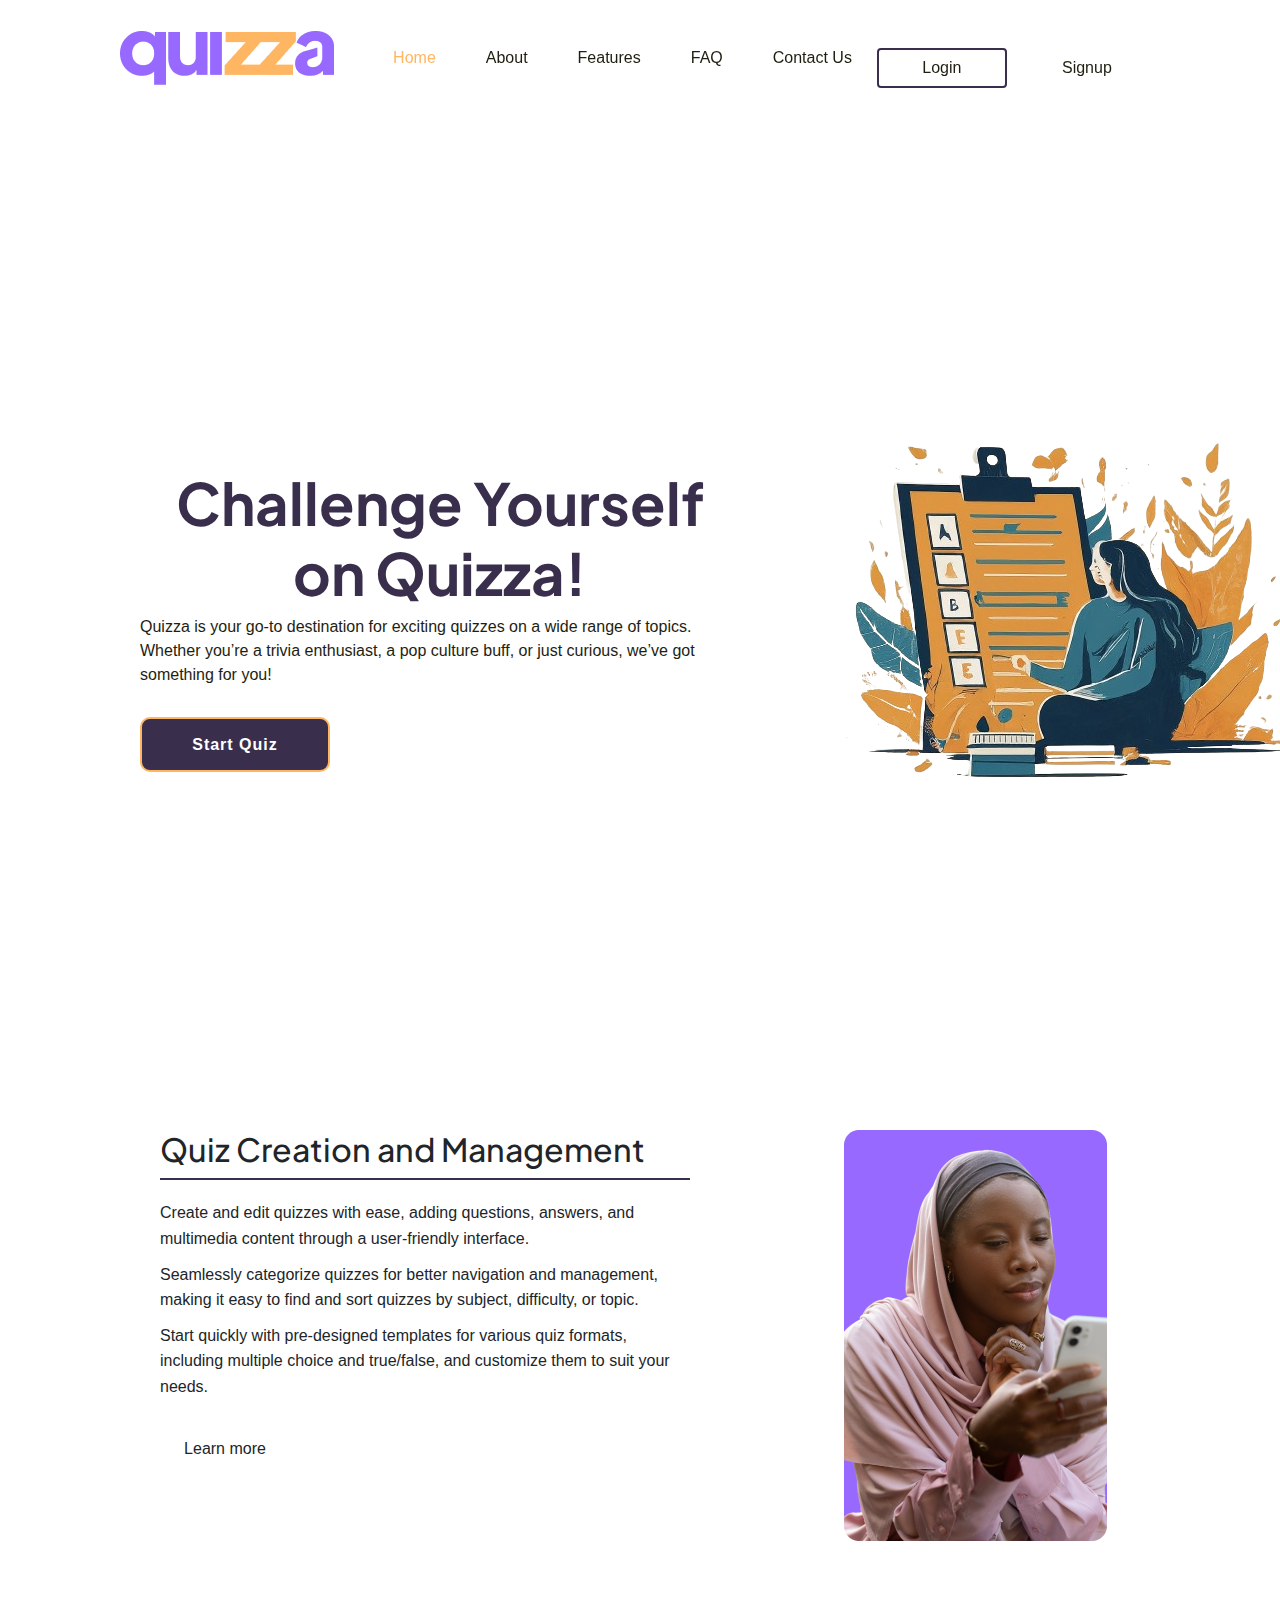
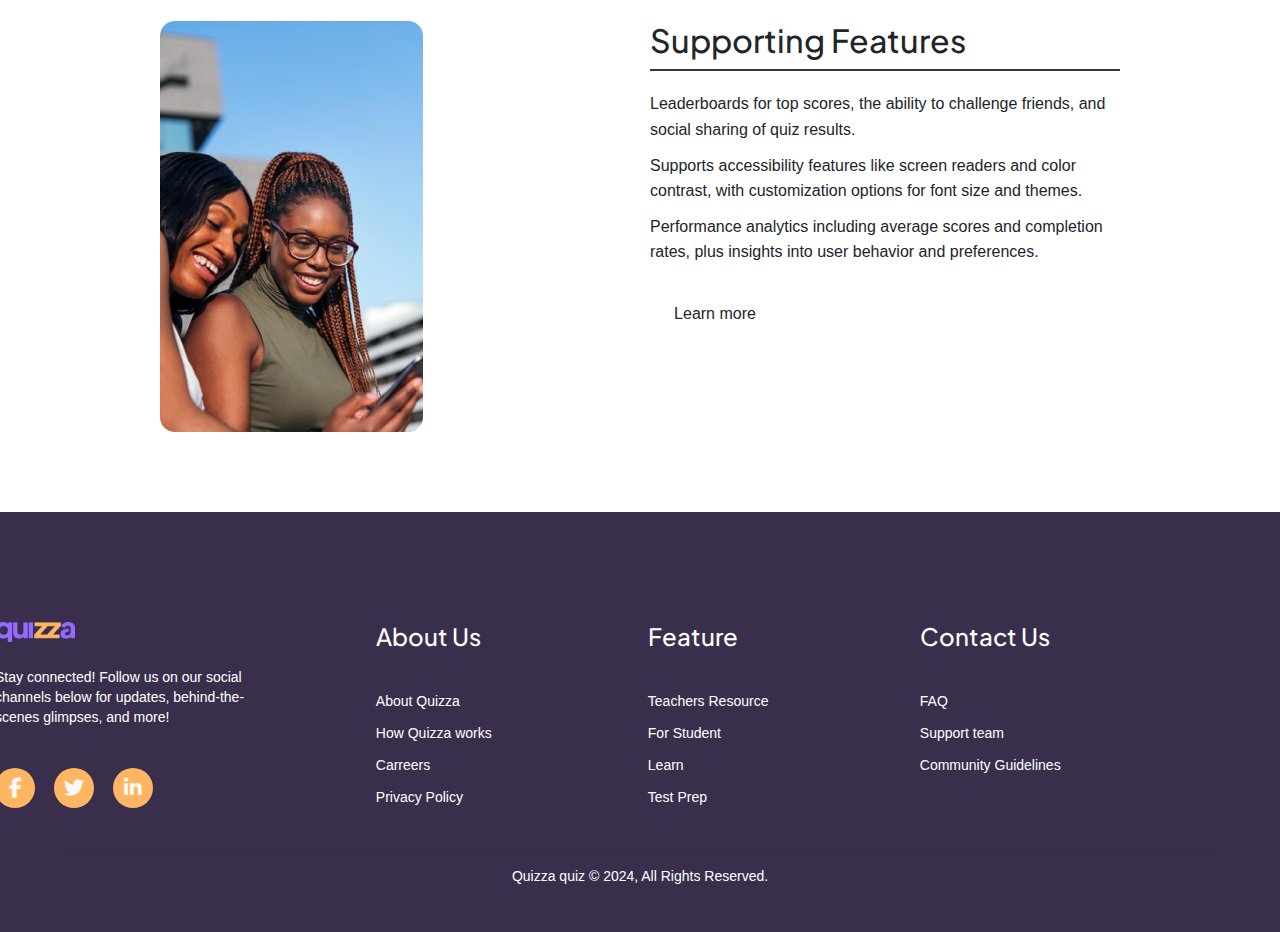
<file: index.html>
<!DOCTYPE html>
<html lang="en">
<head>
    <meta charset="UTF-8">
    <meta name="viewport" content="width=device-width, initial-scale=1.0">
    <link rel="icon" href="Logo.png">
    <title>Quizza</title>
    <link href="https://fonts.googleapis.com/css2?family=Inter:wght@400;700&family=Plus+Jakarta+Sans:wght@400;700&display=swap" rel="stylesheet">
    <link rel="stylesheet" href="Style.css">
    <link rel="stylesheet" type="text/css" href="https://cdnjs.cloudflare.com/ajax/libs/font-awesome/6.6.0/css/all.min.css">
     <link href="https://stackpath.bootstrapcdn.com/bootstrap/4.5.2/css/bootstrap.min.css" rel="stylesheet">
</head>
<body>
    <main class="main">
        <header class="header">
            <img src="Logo.png" class="hello">

            <nav class="navbar">
                <a href="#" class="active">Home</a>
                <a href="#">About</a>
                <a href="#">Features</a>
                <a href="#">FAQ</a>
                <a href="#">Contact Us</a>
                <button class="btn" id="LoginBtn"><a href="login.html">Login</a></button>
                <button class="btn" id="SignupBtn"><a href="signup.html">Signup</a></button>
            </nav>
        </header>
<!--Hero section-->
        <section class="Home">
            <div class="Home-content">
                <H1>Challenge Yourself on Quizza!</H1>
                <p>Quizza is your go-to destination for exciting quizzes on a wide range of topics. Whether you’re a trivia enthusiast, a pop culture buff, or just curious, we’ve got something for you!</p>
                <button class="StartBtn">Start Quiz</button>
            </div>
            <div class="hero-image">
                <img src="heroimage.png" alt="Hero Image">
            </div>
        </section>
<!--Feature section-->
        <section class="Feature">
            <div class="Feature-definition">
                <h2>Quiz Creation and Management</h2>
                    <p>Create and edit quizzes with ease, adding questions, answers, and multimedia content through a user-friendly interface.</p>
                    <p>Seamlessly categorize quizzes for better navigation and management, making it easy to find and sort quizzes by subject, difficulty, or topic.</p>
                    <p>Start quickly with pre-designed templates for various quiz formats, including multiple choice and true/false, and customize them to suit your needs.</p>
                    <a href="#" class="btn">Learn more</a>
            </div>

                <div class="Feature1-image">
                    <img src="Mask2.png" alt="">
                </div>
        </section>

        <section class="Feature2">
            <div class="Feature2-image">
                <img src="Mask1.png" alt="">
            </div>

            <div class="Feature2-definition">
                <h2>Supporting Features</h2>
                    <p>Leaderboards for top scores, the ability to challenge friends, and social sharing of quiz results.</p>
                    <p>Supports accessibility features like screen readers and color contrast, with customization options for font size and themes.</p>
                    <p>Performance analytics including average scores and completion rates, plus insights into user behavior and preferences.</p>
                    <a href="#" class="btn">Learn more</a>
            </div>  
        </section>
    </main>
    <footer>
            <div class="row">
                <div class="footer-col">
                    <img src="Logo.png" class="Logo">
                    <p>Stay connected! Follow us on our social channels below for updates, behind-the-scenes glimpses, and more!</p>
                    <div class="social-links">
                        <a href="#"><i class="fab fa-facebook-f"></i></a>
                        <a href="#"><i class="fab fa-twitter"></i></a>
                        <a href="#"><i class="fab fa-linkedin-in"></i></a>
                    </div>
                </div>
                <div class="footer-col">
                    <h4>About Us</h4>
                    <ul>
                        <li><a href="#">About Quizza</a></li>
                        <li><a href="#">How Quizza works</a></li>
                        <li><a href="#">Carreers</a></li>
                        <li><a href="#">Privacy Policy</a></li>
                    </ul>
                </div>
                <div class="footer-col">
                    <h4>Feature</h4>
                    <ul>
                        <li><a href="#">Teachers Resource</a></li>
                        <li><a href="#">For Student</a></li>
                        <li><a href="#">Learn</a></li>
                        <li><a href="#">Test Prep</a></li>
                    </ul>
                </div>
                <div class="footer-col">
                    <h4>Contact Us</h4>
                    <ul>
                        <li><a href="#">FAQ</a></li>
                        <li><a href="#">Support team</a></li>
                        <li><a href="#">Community Guidelines</a></li>
                    </ul>
                </div>
            </div>
            <hr>
                <p class="copyrightText">Quizza quiz © 2024, All Rights Reserved.</p>
        </hr>
    </footer>
</body>
</html>
</file>
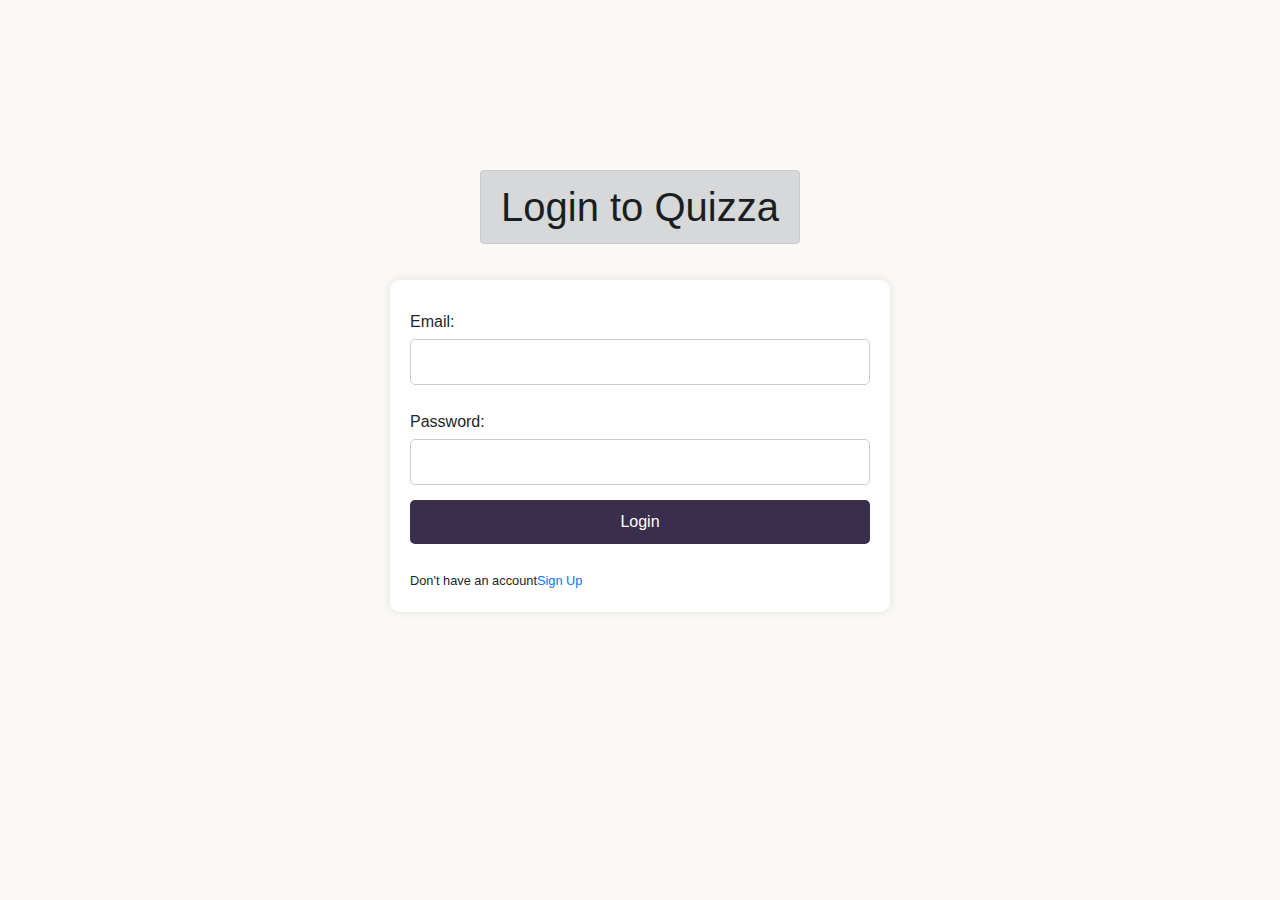
<file: login.html>
<!DOCTYPE html>
<html lang="en">
<head>
    <meta charset="UTF-8">
    <meta name="viewport" content="width=device-width, initial-scale=1.0">
    <link rel="icon" href="Logo.png">
    <title>Login</title>
     <link href="https://stackpath.bootstrapcdn.com/bootstrap/4.5.2/css/bootstrap.min.css" rel="stylesheet">
    <link rel="stylesheet" href="Style.css">
</head>
<body>

    <main>
        <header>
            <h1 class="alert alert-dark">Login to Quizza</h1>
        </header>
  <div id="msgresponse"></div>
        <div class="form-container">
          
            <form id="login-form">
                <label for="username">Email:</label>
                <input type="email" id="email" name="email" required>
                
                <label for="password">Password:</label>
                <input type="password" id="password" name="password" required>
                
                <button type="submit" id="loginbtn">Login</button>
            </form>
            <br>
            <small>Don't have an account<stong><a href="signup.html">Sign Up</a></stong></small>
        </div>
    </main>
    <script>
     document.getElementById('login-form').addEventListener('submit', async (e) => {
    e.preventDefault();

   
    const email = document.getElementById('email').value;
    const password = document.getElementById('password').value;
    var msgResponse = document.getElementById('msgresponse');
          var loginbtn = document.getElementById('loginbtn');
   loginbtn.disabled = true;
        loginbtn.textContent = 'Please wait...';
    try {
       
        const response = await fetch('https://quizza-rest-api.onrender.com/auth/login', {
            method: 'POST',
            headers: {
                'Content-Type': 'application/json',
            },
            body: JSON.stringify({ email, password }),
        
        });
    
        
        if (response.ok) {
            const data = await response.json();
            msgResponse.innerHTML = '<span class="alert alert-success">Login successful... redirect(3secs)</span>';
            setTimeout(() => {
                    window.location.href = 'quiz_management.html';
                }, 3000);
        } else {
            msgResponse.innerHTML = '<span class="alert alert-danger">Invalid Login Credentials</span>';
            console.error('Login failed:', response.statusText);
        }
    } catch (error) {
        msgResponse.innerHTML = '<span class="alert alert-danger">An error occurred. Please try again later.</span>';
        console.error('An error occurred:', error);
    }finally {
           
            loginbtn.disabled = false;
            loginbtn.textContent = 'Login';
        }
});

    
    </script>
</body>
</html>
</file>
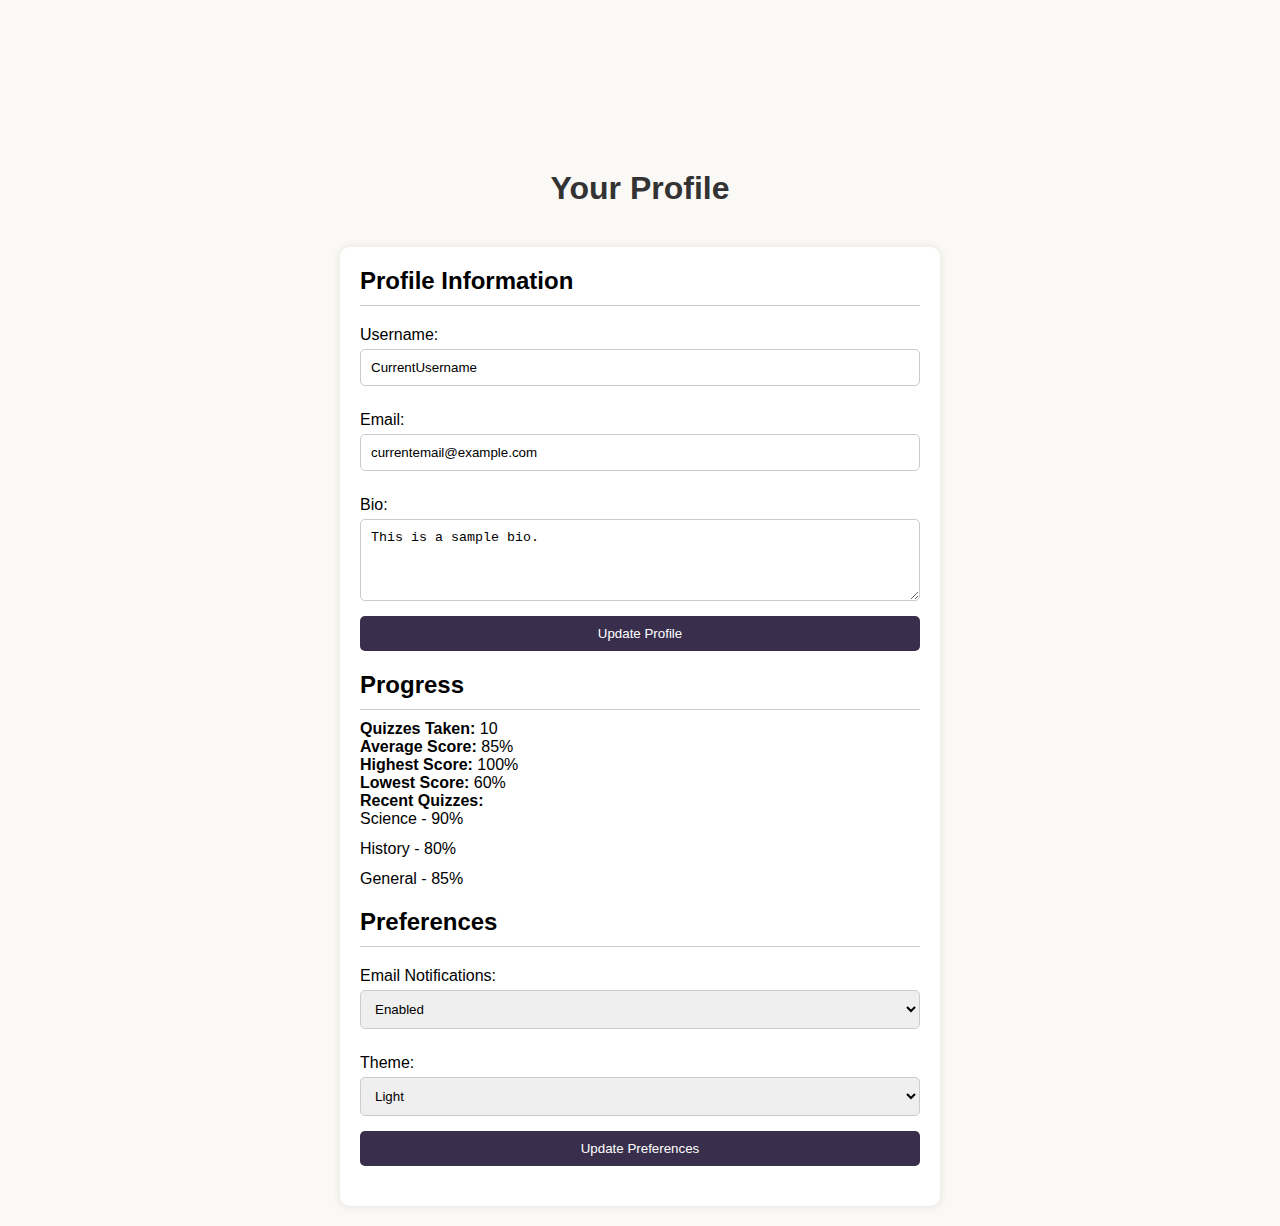
<file: profile.html>
<!DOCTYPE html>
<html lang="en">
<head>
    <meta charset="UTF-8">
    <meta name="viewport" content="width=device-width, initial-scale=1.0">
    <link rel="icon" href="Logo.png">
    <title>Profile</title>
    <link rel="stylesheet" href="Style.css">
</head>
<body>
    <main>
        <header>
            <h1>Your Profile</h1>
        </header>

        <div class="profile-container">
            <section class="profile-info">
                <h2>Profile Information</h2>
                <form action="update_profile.php" method="POST">
                    <label for="username">Username:</label>
                    <input type="text" id="username" name="username" value="CurrentUsername" required>
                    
                    <label for="email">Email:</label>
                    <input type="email" id="email" name="email" value="currentemail@example.com" required>
                    
                    <label for="bio">Bio:</label>
                    <textarea id="bio" name="bio" rows="4" cols="50">This is a sample bio.</textarea>
                    
                    <button type="submit">Update Profile</button>
                </form>
            </section>
            <section class="progress-info">
                <h2>Progress</h2>
                <p><strong>Quizzes Taken:</strong> 10</p>
                <p><strong>Average Score:</strong> 85%</p>
                <p><strong>Highest Score:</strong> 100%</p>
                <p><strong>Lowest Score:</strong> 60%</p>
                <p><strong>Recent Quizzes:</strong></p>
                <ul>
                    <li>Science - 90%</li>
                    <li>History - 80%</li>
                    <li>General - 85%</li>
                </ul>
            </section>
            <section class="preferences-info">
                <h2>Preferences</h2>
                <form action="update_preferences.php" method="POST">
                    <label for="notification">Email Notifications:</label>
                    <select id="notification" name="notification">
                        <option value="enabled">Enabled</option>
                        <option value="disabled">Disabled</option>
                    </select>

                    <label for="theme">Theme:</label>
                    <select id="theme" name="theme">
                        <option value="light">Light</option>
                        <option value="dark">Dark</option>
                    </select>
                    
                    <button type="submit">Update Preferences</button>
                </form>
            </section>
        </div>
    </main>
</body>
</html>
</file>
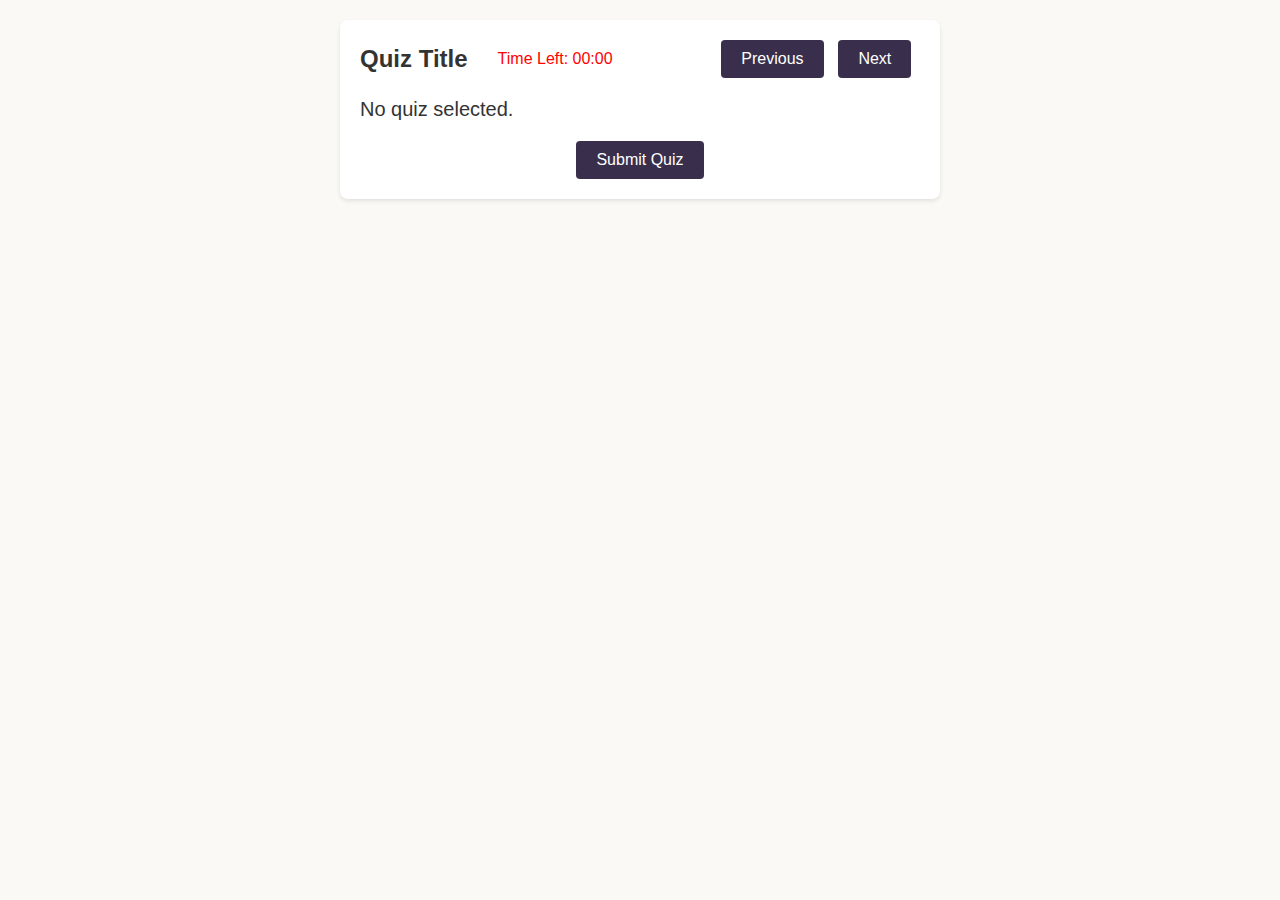
<file: quizscreen.html>
<!DOCTYPE html>
<html lang="en">
<head>
    <meta charset="UTF-8">
    <meta name="viewport" content="width=device-width, initial-scale=1.0">
    <link rel="icon" href="Logo.png">
    <title>Quiz Taking Experience</title>
    <link rel="stylesheet" href="Style.css">
</head>
<body>
    <div class="quiz-container">
        <div class="quiz-header">
            <h1 id="quiz-title">Quiz Title</h1>
            <div class="timer">
                Time Left: <span id="timer">00:00</span>
            </div>
            <div class="question-navigation">
                <button id="prev-btn">Previous</button>
                <button id="next-btn">Next</button>
            </div>
        </div>
        <div class="question-container">
            <p id="question">Add questions here
            </p>
            <div class="answers" id="answers_container">
               <!-- Answers will be inserted here -->
            </div>
        </div>
        <div class="quiz-footer">
            <button id="submit-btn">Submit Quiz</button>
        </div>
    </div>
    <script src="quiz.js"></script>
    <script src="quiz-data.js"></script>
</body>
</html>
</file>
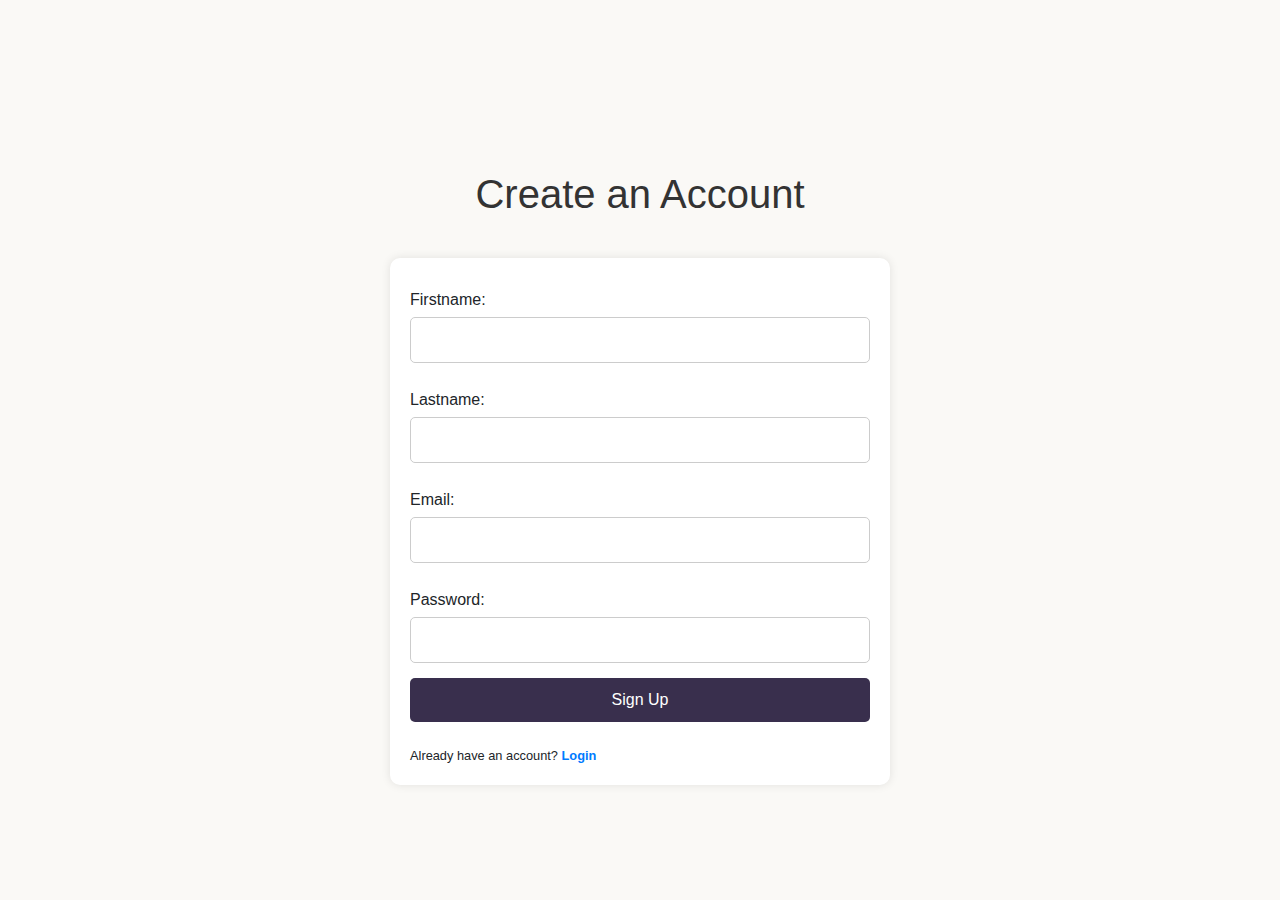
<file: signup.html>
<!DOCTYPE html>
<html lang="en">
<head>
    <meta charset="UTF-8">
    <meta name="viewport" content="width=device-width, initial-scale=1.0">
    <link rel="icon" href="Logo.png">
    <title>Register</title>
     <link href="https://stackpath.bootstrapcdn.com/bootstrap/4.5.2/css/bootstrap.min.css" rel="stylesheet">
    <link rel="stylesheet" href="Style.css">
</head>
<body>
    <main >
        <header>
            <h1>Create an Account</h1>
        </header>
            <div id="msgResponse"></div>
        <div class="form-container">

            <form id="registerForm">
                <label for="Firstname">Firstname:</label>
               <input type="text" id="first_name" name="first_name" required>
                <label for="Lastname">Lastname:</label>
                 <input type="text" id="last_name" name="last_name" required>
                
                <label for="email">Email:</label>
                <input type="email" id="email" name="email" required>
                
                <label for="password">Password:</label>
                <input type="password" id="password" name="password" required>
                
                <button type="submit" id="signupbtn">Sign Up</button>
                <br>
                <small>Already have an account? <strong><a href="login.html">Login</a></strong></small>
            </form>
        </div>
    </main>

    <p id="message"></p>

  <script>
        document.getElementById('registerForm').addEventListener('submit', async (e) => {
            e.preventDefault();
                 const first_name = document.getElementById('first_name').value;
             const last_name = document.getElementById('last_name').value;
            const email = document.getElementById('email').value;
            const password = document.getElementById('password').value;
    
            var msgResponse = document.getElementById('msgResponse');
             var signupbtn = document.getElementById('signupbtn');
   signupbtn.disabled = true;
        signupbtn.textContent = 'Creating Account...';
    try {
       
        const response = await fetch('https://quizza-rest-api.onrender.com/auth/register', {
            method: 'POST',
            headers: {
                'Content-Type': 'application/json',
            },
            body: JSON.stringify({ first_name, last_name, email, password }),
        
        });
    
        
        if (response.ok) {
            const data = await response.json();
            msgResponse.innerHTML = '<span  class="alert alert-success">Account Created Sucessfully, proceed to login</span>';
            console.log('Registration successful:', data.message);
        } else {
            msgResponse.innerHTML = '<span  class="alert alert-danger">Invalid Login Credentials</span>';
            console.error('Registration failed:', response.statusText);
        }
    } catch (error) {
        msgResponse.innerHTML = '<span class="alert alert-danger">An error occurred. Please try again later.</span>';
        console.error('An error occurred:', error);
    }finally {
           
                    signupbtn.disabled = false;
                    signupbtn.textContent = 'Sign Up';
        }
        });

 
    </script>
</body>
</html>
</file>
<file: Style.css>
* {
  margin: 0;
  padding: 0;
  box-sizing: border-box;
}

/*set the default font for the body*/
body {
  font-family: "Inter", sans-serif;
  background-color: #faf9f6;
}

/*set the default font for the header*/
h1,
h2,
h3,
h4,
h5,
h6 {
  font-family: "Plus Jakarta Sans", sans-serif;
}

.hello {
  position: absolute;
  height: auto;
  left: 0px;
  width: 214px;
}

.header {
  position: fixed;
  top: 0;
  left: 0;
  width: 100%;
  padding: 20px 10%;
  background: transparent;
  margin: 0 120px 0 120px;
  display: flex;
  justify-content: space-around;
  align-items: center;
  z-index: 100;
}

.navbar a {
  font-size: 16px;
  color: #1e1e11;
  text-decoration: none;
  font-weight: 500;
  margin: 0px 25px;
  transition: 3s;
}

.navbar a:hover,
.navbar a.active {
  color: #ffb662;
}

.btn {
  width: 130px;
  height: 40px;
  font-weight: 500;
  background: #392f4d;
  border: none;
  border-radius: 10px;
  cursor: pointer;
}

#SignupBtn {
  margin-left: 15px;
  color: #fff;
  font-weight: 600;
}

#LoginBtn {
  border: 2px solid #392f4d;
  background: none;
  color: #1e1e11;
  font-weight: 600;
}

.Home {
  height: 100vh;
  width: 100%;
  margin-left: 120px;
  display: flex;
  justify-content: left;
  align-items: center;
}

.Home-content {
  max-width: 600px;
  display: inline-block;
  align-items: center;
  flex-direction: column;
}

.Home-content h1 {
  font-size: 58px;
  font-weight: 700;
  color: #392f4d;
}

.Home-content p {
  font-size: 16px;
  text-align: left;
  margin-bottom: 30px;
  color: #1e1e11;
}

.Home-content .StartBtn {
  width: 190px;
  height: 55px;
  background: #392f4d;
  border-radius: 10px;
  color: #fff;
  border: 2px solid #ffb662;
  outline: none;
  font-weight: 600;
  letter-spacing: 1px;
  cursor: pointer;
}

/*Hero image styling*/
.hero-image {
  flex: 1;
  display: flex;
  justify-content: center;
  align-items: center;
}

.hero-image img {
  max-width: 100%;
  height: auto;
}

/*Feature section*/

Section {
  margin-bottom: 40px;
}

.Feature {
  display: flex;
  margin-left: 120px;
  align-items: flex-start;
  justify-content: space-between;
  flex-wrap: wrap; /* Ensures responsiveness */
  padding: 20px;
}

.Feature-definition {
  flex: 1;
  margin-right: 20px; /* Space between content and image */
}

.Feature-definition h2 {
  margin-bottom: 20px; /* Space below the heading */
}

.Feature-definition h3 {
  font-size: 1.5em;
  margin-bottom: 10px; /* Space between h3 and the paragraphs */
}

.Feature-definition p {
  margin: 10px 0; /* Space between paragraphs */
  line-height: 1.6; /* Adjust line height for readability */
}

.Feature1-image {
  flex: 1;
  display: flex;
  justify-content: center;
  align-items: center;
  /*text-align: right; /* Aligns the image to the right */
}

.Feature1-image img {
  max-width: 100%; /* Ensures the image is responsive */
  height: auto; /* Maintains aspect ratio */
}

.btn {
  display: inline-block;
  padding: 10px 20px;
  background-color: #392f4d;
  color: #fff;
  text-decoration: none;
  border-radius: 5px;
  margin-top: 20px;
}

.btn:hover {
  background-color: #ffb662;
}

.Feature2 {
  display: flex;
  align-items: flex-start; /* Align items at the top */
  justify-content: space-between; /* Distribute space between items */
  flex-wrap: wrap; /* Allows wrapping on smaller screens */
  padding: 20px;
}

.Feature2-image {
  flex: 1;
  flex: 1;
  display: flex;
  margin-left: 120px;
  justify-content: left;
  align-items: center;
  margin-right: 20px; /* Space between the image and content */
  /*text-align: center; /* Centers the image inside its container */
}

.Feature2-image img {
  max-width: 100%; /* Ensures the image is responsive */
  height: auto; /* Maintains aspect ratio */
}

.Feature2-definition {
  flex: 1;
  margin-right: 120px;
}

.Feature2-definition h2 {
  margin-bottom: 20px; /* Space below h2 */
}

.Feature2-definition p {
  margin: 10px 0; /* Space between paragraphs */
  line-height: 1.6; /* Adjust line height for readability */
}

.btn {
  display: inline-block;
  padding: 10px 20px;
  background-color: #392f4d;
  color: #fff;
  text-decoration: none;
  border-radius: 5px;
  margin-top: 20px; /* Space above the button */
}

.btn:hover {
  background-color: #ffb662;
}

/*Hero image styling*/
.hero-image {
  flex: 1;
  display: flex;
  justify-content: center;
  align-items: center;
}

.hero-image img {
  max-width: 100%;
  height: auto;
}

/*Form styling*/

header {
  text-align: center;
  margin-bottom: 20px;
}

main {
  display: flex;
  justify-content: center;
  align-items: center;
  width: 100%;
  height: 100%;
  flex-direction: column;
  margin-top: 150px;
  margin-bottom: 1 0px;
}

.form-container {
  background-color: white;
  padding: 20px;
  border-radius: 10px;
  box-shadow: 0 0 10px rgba(0, 0, 0, 0.1);
  max-width: 500px;
  width: 100%;
}

form {
  display: flex;
  flex-direction: column;
}

form label {
  margin: 10px 0 5px;
}

form input {
  padding: 10px;
  margin-bottom: 15px;
  border: 1px solid #ccc;
  border-radius: 5px;
}

button {
  padding: 10px;
  background-color: #392f4d;
  color: white;
  border: none;
  border-radius: 5px;
  cursor: pointer;
}

/*User Profile*/

header {
  text-align: center;
  margin-bottom: 20px;
}

main {
  display: flex;
  justify-content: center;
  align-items: center;
  width: 100%;
  height: 100%;
  flex-direction: column;
  padding: 20px;
  box-sizing: border-box;
}

.profile-container {
  background-color: white;
  padding: 20px;
  border-radius: 10px;
  box-shadow: 0 0 10px rgba(0, 0, 0, 0.1);
  max-width: 600px;
  width: 100%;
  box-sizing: border-box;
}

.profile-container section {
  margin-bottom: 20px;
}

.profile-container h2 {
  border-bottom: 1px solid #ccc;
  padding-bottom: 10px;
  margin-bottom: 10px;
}

form {
  display: flex;
  flex-direction: column;
}

form label {
  margin: 10px 0 5px;
}

form input,
form textarea,
form select {
  padding: 10px;
  margin-bottom: 15px;
  border: 1px solid #ccc;
  border-radius: 5px;
}

button {
  padding: 10px;
  background-color: #392f4d;
  color: white;
  border: none;
  border-radius: 5px;
  cursor: pointer;
}

/*Quiz management*/
.management {
  display: flex;
  justify-content: space-between;
  align-items: center;
  padding: 20px;
  background-color: #392f4d;
  color: white;
}

header .logo {
  width: 150px;
}

header .profile-dropdown {
  position: relative;
  display: inline-block;
}

header .profile-dropdown img {
  width: 40px;
  height: 40px;
  border-radius: 50%;
  cursor: pointer;
}

header .profile-dropdown-content {
  display: none;
  position: absolute;
  right: 0;
  background-color: white;
  box-shadow: 0 8px 16px rgba(0, 0, 0, 0.2);
  z-index: 1;
}

header .profile-dropdown-content a {
  color: black;
  padding: 12px 16px;
  text-decoration: none;
  display: block;
}

header .profile-dropdown-content a:hover {
  background-color: #ddd;
}

header .profile-dropdown:hover .profile-dropdown-content {
  display: block;
}

main {
  padding: 20px;
  display: flex;
  flex-direction: column;
  align-items: center;
}

.container {
  background-color: white;
  padding: 20px;
  border-radius: 10px;
  box-shadow: 0 0 10px rgba(0, 0, 0, 0.1);
  max-width: 900px;
  width: 100%;
}

h1 {
  text-align: center;
  margin-bottom: 20px;
}

h2 {
  border-bottom: 2px solid #392f4d;
  padding-bottom: 10px;
  margin-bottom: 20px;
}

form {
  display: flex;
  flex-direction: column;
}

form label {
  margin: 10px 0 5px;
}

form input,
form textarea,
form select {
  padding: 10px;
  margin-bottom: 15px;
  border: 1px solid #ccc;
  border-radius: 5px;
}

button {
  padding: 10px;
  background-color: #392f4d;
  color: white;
  border: none;
  border-radius: 5px;
  cursor: pointer;
  display: inline-block;
}

/* Section Styles */
.category,
.template,
.social-sharing,
.leaderboard,
.analytics {
  margin-bottom: 30px;
}

.template-options {
  display: flex;
  flex-wrap: wrap;
  gap: 20px;
  justify-content: space-between;
}

.template-card {
  background-color: #f9f9f9;
  padding: 15px;
  border: 1px solid #ccc;
  border-radius: 10px;
  width: calc(33.333% - 20px); /* Adjust width to fit three items in a row */
  box-shadow: 0 0 5px rgba(0, 0, 0, 0.1);
  text-align: center;
  margin-bottom: 20px; /* Space between rows */
}

.template-card h3 {
  margin-top: 0;
}

.sharing-options {
  display: flex;
  flex-wrap: wrap;
  gap: 10px;
  justify-content: center;
}

.sharing-options button {
  margin: 5px 0; /* Margin for buttons */
  padding: 10px 15px;
}

.leaderboard {
  padding: 20px;
  background-color: #f9f9f9;
  border: 1px solid #ccc;
  border-radius: 10px;
}

.leaderboard h3 {
  margin-top: 0;
}

.leaderboard ol,
.leaderboard ul {
  margin: 0;
  padding: 0;
  list-style-position: inside;
}

.leaderboard li {
  margin-bottom: 10px;
}

.analytics-info {
  background-color: #f9f9f9;
  padding: 15px;
  border: 1px solid #ccc;
  border-radius: 10px;
  box-shadow: 0 0 5px rgba(0, 0, 0, 0.1);
  margin-top: 20px;
}

/*Quiz screen*/

.quiz-list-container {
  width: 80%;
  max-width: 800px;
  margin: 0 auto;
  text-align: center;
  padding: 20px;
  display: flex;
  justify-content: center;
  align-items: center;
  min-height: 100vh;
  margin: 0;
}

h1 {
  color: #333;
  margin-bottom: 20px;
}

/* Quiz Card Styles */
.quiz-card {
  background-color: #fff;
  border: 1px solid #ddd;
  border-radius: 8px;
  box-shadow: 0 2px 4px rgba(0, 0, 0, 0.1);
  margin: 10px 0;
  padding: 20px;
  text-align: left;
  transition: box-shadow 0.3s;
}

.quiz-card:hover {
  box-shadow: 0 4px 8px rgba(0, 0, 0, 0.2);
}

.quiz-card h2 {
  margin: 0 0 10px;
  font-size: 24px;
  color: #333;
}

.quiz-card p {
  margin: 5px 0;
  color: #555;
}

.start-quiz-btn {
  background-color: #392f4d;
  border: none;
  color: white;
  padding: 10px 20px;
  text-align: center;
  text-decoration: none;
  display: inline-block;
  font-size: 16px;
  border-radius: 4px;
  cursor: pointer;
  transition: background-color 0.3s;
}

.start-quiz-btn:hover {
  background-color: #ffb662;
}

/* Centering the quiz container */
.quiz-container {
  width: 100%;
  max-width: 600px;
  background-color: #fff;
  padding: 20px;
  border-radius: 8px;
  box-shadow: 0 2px 4px rgba(0, 0, 0, 0.1);
  text-align: center;
  margin: 20px auto;
}

/* Quiz Header */
.quiz-header {
  display: flex;
  justify-content: space-between;
  align-items: center;
  margin-bottom: 20px;
}

#quiz-title {
  font-size: 24px;
  margin: 0;
  color: #333;
}

.timer {
  font-size: 16px;
  color: #ff0000;
  margin-left: 30px;
  margin-right: 100px;
}

.question-navigation {
  display: flex;
  justify-content: space-between;
  width: 100%;
  max-width: 200px;
  margin: 0 auto;
}

.question-navigation button {
  background-color: #392f4d;
  border: none;
  color: white;
  padding: 10px 20px;
  font-size: 16px;
  border-radius: 4px;
  cursor: pointer;
  transition: background-color 0.3s;
  margin: 0 5px;
}

.question-navigation button:hover {
  background-color: #ffb662;
}

/* Question and Answers */
.question-container {
  text-align: left;
  margin-bottom: 20px;
}

#question {
  font-size: 20px;
  margin: 0 0 10px;
  color: #333;
}

.answers label {
  display: block;
  margin-bottom: 10px;
  font-size: 16px;
  color: #555;
}

.answers input[type="radio"] {
  margin-right: 10px;
}

/* Quiz Footer */
.quiz-footer {
  text-align: center;
  margin-top: 20px;
}

#submit-btn {
  background-color: #392f4d;
  border: none;
  color: white;
  padding: 10px 20px;
  font-size: 16px;
  border-radius: 4px;
  cursor: pointer;
  transition: background-color 0.3s;
}

#submit-btn:hover {
  background-color: #ffb662;
}

/*Styles for footer*/

footer {
  width: 100%;
  position: relative;
  bottom: 0;
  background: #392f4d;
  color: #fff;
  padding: 100px 0 30px;
  font-size: 14px;
  line-height: 20px;
}

.row {
  width: 85%;
  margin: auto;
  display: flex;
  flex-wrap: wrap;
  align-items: flex-start;
  justify-content: space-between;
}

.footer-col {
  flex-basis: 25%;
  padding: 10px;
}

.footer-col:nth-child(2),
.footer-col:nth-child(3),
.footer-col:nth-child(4) {
  flex-basis: 15%;
}

.Logo {
  width: 80px;
  margin-bottom: 25px;
}

.footer-col h4 {
  width: fit-content;
  margin-bottom: 40px;
  position: relative;
}

.social-links .fab {
  width: 40px;
  height: 40px;
  border-radius: 50%;
  text-align: center;
  line-height: 40px;
  font-size: 20px;
  color: #faf9f6;
  background: #ffb662;
  margin-right: 15px;
  cursor: pointer;
  margin-top: 25px;
}

ul li {
  list-style: none;
  margin-bottom: 12px;
}

ul li a {
  text-decoration: none;
  color: #fff;
}

hr {
  width: 90%;
  border: o;
  border-bottom: 1px solid #faf9f6;
  margin: 20px auto;
}

.copyrightText {
  text-align: center;
}

@media (max-width: 700px) {
  footer {
    bottom: unset;
  }
  .footer-col {
    flex-basis: 100%;
  }

  .footer-col:nth-child(2),
  .footer-col:nth-child(3),
  .footer-col:nth-child(4) {
    flex-basis: 100%;
  }
}
#categoryList {
  list-style-type: none;
  padding: 0;
  margin: 0;
}

.category-item {
  display: flex;
  justify-content: space-between;
  align-items: center;
  padding: 10px;
  border: 1px solid #ccc;
  margin-bottom: 5px;
  border-radius: 5px;
}

.category-text {
  flex-grow: 1;
}

.delete-icon {
  cursor: pointer;
  color: #ff0000;
  margin-left: 10px;
}
</file>
